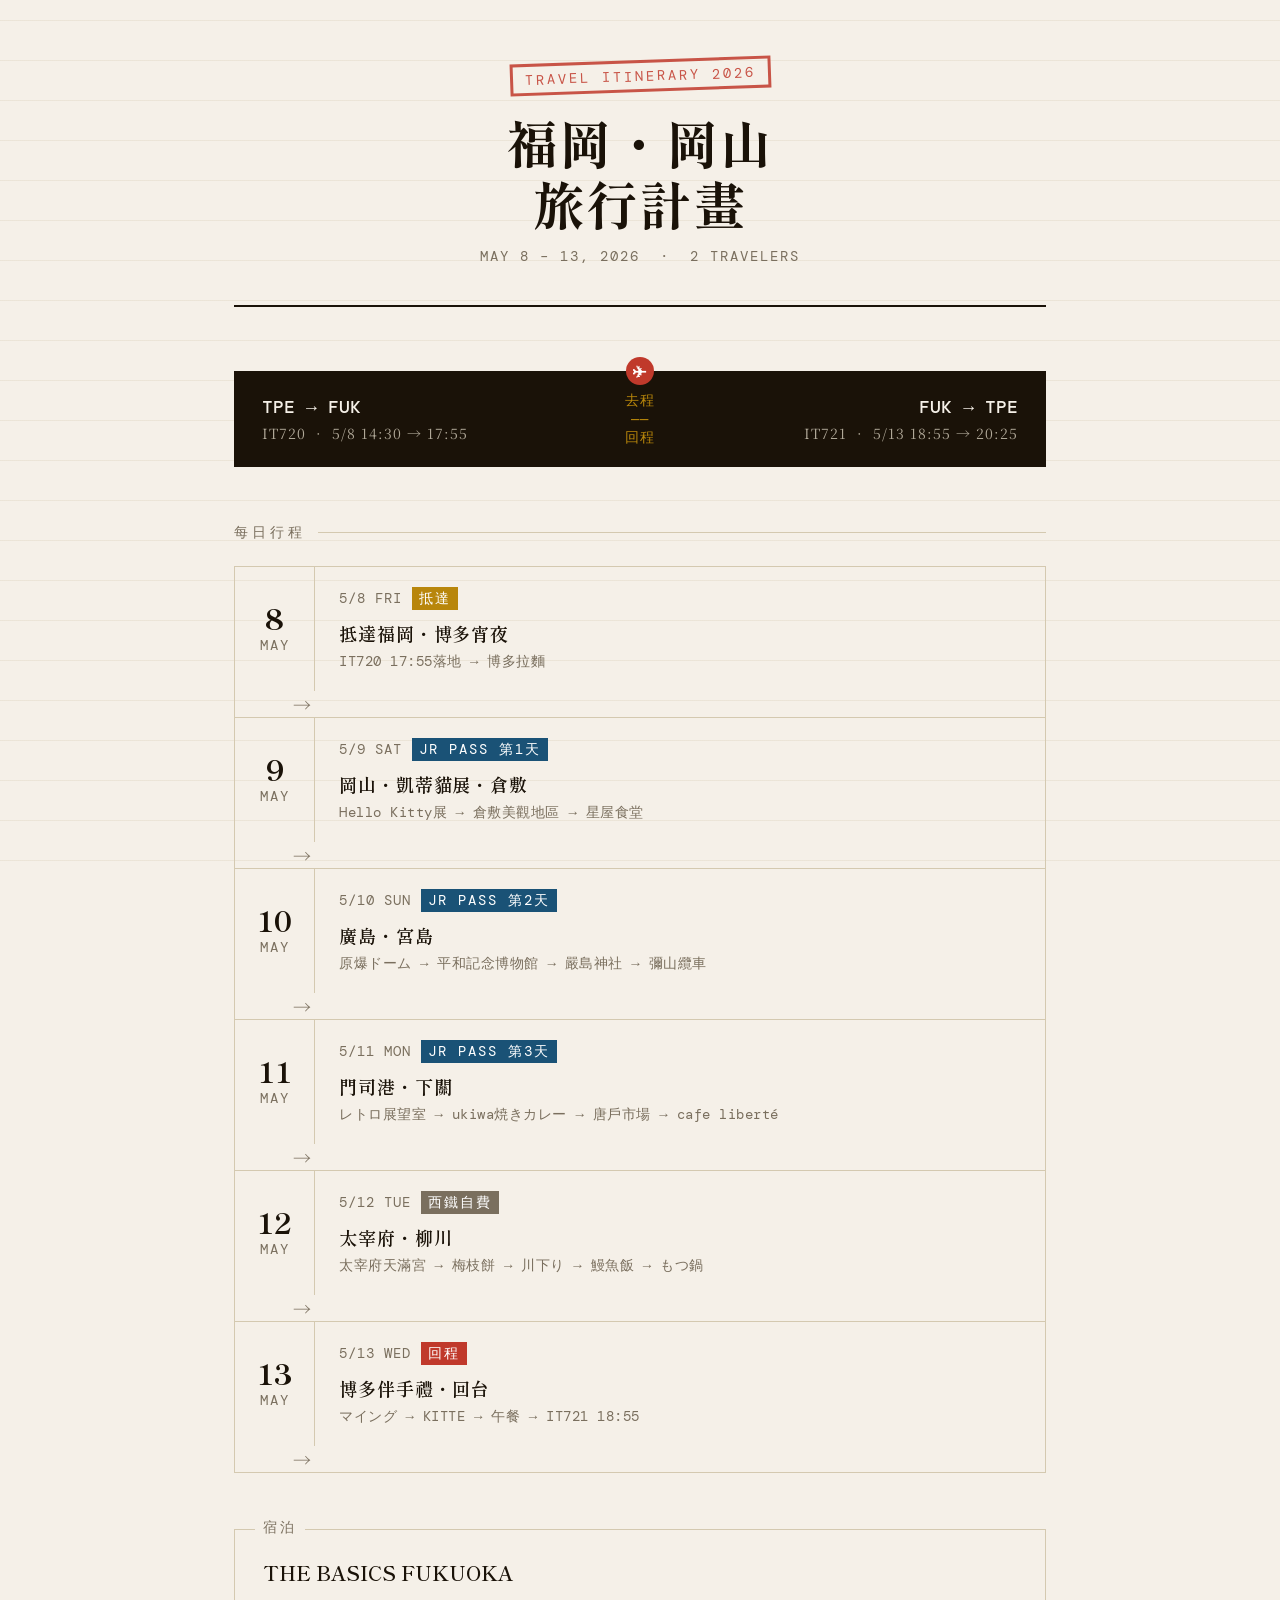
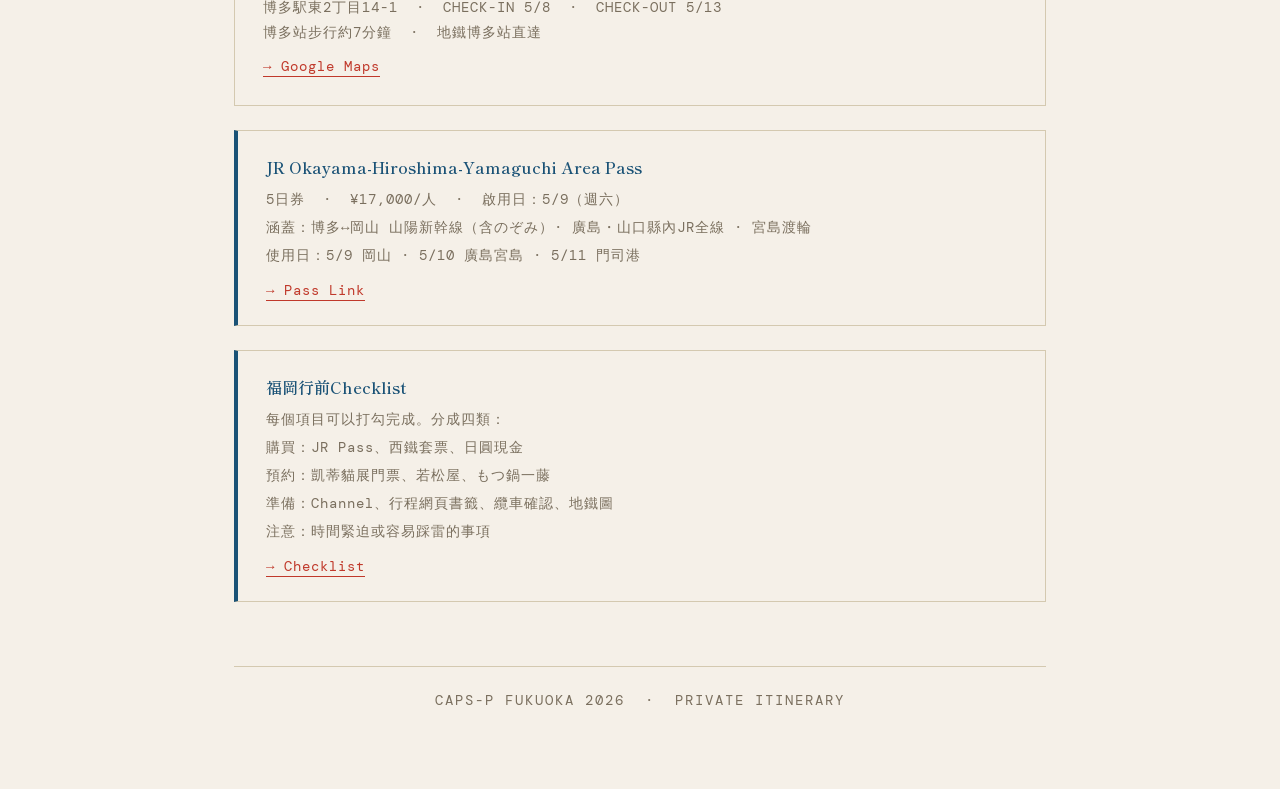
<file: index.html>
<!DOCTYPE html>
<html lang="zh-TW">
<head>
    <meta charset="UTF-8">
    <meta name="viewport" content="width=device-width, initial-scale=1.0">
    <link rel="stylesheet" href="style.css">
    <title>福岡・岡山 旅行計畫 2026</title>
    <link rel="preconnect" href="https://fonts.googleapis.com">
    <link href="https://fonts.googleapis.com/css2?family=Noto+Serif+TC:wght@400;600;900&family=Shippori+Mincho:wght@400;600;800&family=DM+Mono:wght@400;500&display=swap" rel="stylesheet">
</head>
<body>
<div class="wrapper">

  <header>
    <div class="stamp">TRAVEL ITINERARY 2026</div>
    <h1>福岡・岡山<br>旅行計畫</h1>
    <p class="subtitle">MAY 8 – 13, 2026 &nbsp;·&nbsp; 2 TRAVELERS</p>
  </header>

  <div class="flight-bar">
    <div class="flight-info">
      <div class="route">TPE → FUK</div>
      <div class="detail">IT720 &nbsp;·&nbsp; 5/8 14:30 → 17:55</div>
    </div>
    <div class="flight-divider">去程<br>——<br>回程</div>
    <div class="flight-info">
      <div class="route">FUK → TPE</div>
      <div class="detail">IT721 &nbsp;·&nbsp; 5/13 18:55 → 20:25</div>
    </div>
  </div>

  <div class="section-label">每日行程</div>

  <div class="days-grid">

    <a href="days/508.html" class="day-card">
      <div class="day-number">
        <div class="day-num-big">8</div>
        <div class="day-num-label">MAY</div>
      </div>
      <div class="day-content">
        <div class="day-meta">
          <span class="day-date">5/8 FRI</span>
          <span class="day-badge badge-arrival">抵達</span>
        </div>
        <div class="day-title">抵達福岡・博多宵夜</div>
        <div class="day-stops">IT720 17:55落地 → 博多拉麵</div>
      </div>
      <div class="day-arrow">→</div>
    </a>

    <a href="days/509.html" class="day-card">
      <div class="day-number">
        <div class="day-num-big">9</div>
        <div class="day-num-label">MAY</div>
      </div>
      <div class="day-content">
        <div class="day-meta">
          <span class="day-date">5/9 SAT</span>
          <span class="day-badge badge-jr">JR PASS 第1天</span>
        </div>
        <div class="day-title">岡山・凱蒂貓展・倉敷</div>
        <div class="day-stops">Hello Kitty展 → 倉敷美觀地區 → 星屋食堂</div>
      </div>
      <div class="day-arrow">→</div>
    </a>

    <a href="days/510.html" class="day-card">
      <div class="day-number">
        <div class="day-num-big">10</div>
        <div class="day-num-label">MAY</div>
      </div>
      <div class="day-content">
        <div class="day-meta">
          <span class="day-date">5/10 SUN</span>
          <span class="day-badge badge-jr">JR PASS 第2天</span>
        </div>
        <div class="day-title">廣島・宮島</div>
        <div class="day-stops">原爆ドーム → 平和記念博物館 → 嚴島神社 → 彌山纜車</div>
      </div>
      <div class="day-arrow">→</div>
    </a>

    <a href="days/511.html" class="day-card">
      <div class="day-number">
        <div class="day-num-big">11</div>
        <div class="day-num-label">MAY</div>
      </div>
      <div class="day-content">
        <div class="day-meta">
          <span class="day-date">5/11 MON</span>
          <span class="day-badge badge-jr">JR PASS 第3天</span>
        </div>
        <div class="day-title">門司港・下關</div>
        <div class="day-stops">レトロ展望室 → ukiwa焼きカレー → 唐戶市場 → cafe liberté</div>
      </div>
      <div class="day-arrow">→</div>
    </a>

    <a href="days/512.html" class="day-card">
      <div class="day-number">
        <div class="day-num-big">12</div>
        <div class="day-num-label">MAY</div>
      </div>
      <div class="day-content">
        <div class="day-meta">
          <span class="day-date">5/12 TUE</span>
          <span class="day-badge badge-private">西鐵自費</span>
        </div>
        <div class="day-title">太宰府・柳川</div>
        <div class="day-stops">太宰府天滿宮 → 梅枝餅 → 川下り → 鰻魚飯 → もつ鍋</div>
      </div>
      <div class="day-arrow">→</div>
    </a>

    <a href="days/513.html" class="day-card">
      <div class="day-number">
        <div class="day-num-big">13</div>
        <div class="day-num-label">MAY</div>
      </div>
      <div class="day-content">
        <div class="day-meta">
          <span class="day-date">5/13 WED</span>
          <span class="day-badge badge-departure">回程</span>
        </div>
        <div class="day-title">博多伴手禮・回台</div>
        <div class="day-stops">マイング → KITTE → 午餐 → IT721 18:55</div>
      </div>
      <div class="day-arrow">→</div>
    </a>

  </div>

  <div class="hotel-block">
    <div class="hotel-name">THE BASICS FUKUOKA</div>
    <div class="hotel-detail">
      博多駅東2丁目14-1 &nbsp;·&nbsp; CHECK-IN 5/8 &nbsp;·&nbsp; CHECK-OUT 5/13<br>
      博多站步行約7分鐘 &nbsp;·&nbsp; 地鐵博多站直達
    </div>
    <a href="https://maps.app.goo.gl/p83Gw5SsrnzcP4Z97" target="_blank" class="hotel-link">→ Google Maps</a>
  </div>

  <div class="pass-block">
    <div class="pass-title">JR Okayama-Hiroshima-Yamaguchi Area Pass</div>
    <div class="pass-detail">
      5日券 &nbsp;·&nbsp; ¥17,000/人 &nbsp;·&nbsp; 啟用日：5/9（週六）<br>
      涵蓋：博多↔岡山 山陽新幹線（含のぞみ）· 廣島・山口縣內JR全線 · 宮島渡輪<br>
      使用日：5/9 岡山 · 5/10 廣島宮島 · 5/11 門司港
    </div>
    <a target="_blank" class="hotel-link" href="https://www.klook.com/zh-TW/activity/5653-5-day-okayayama-hiroshima-yamaguchi-area-jr-pass/?campaignid=23662356155&adgroupid=197431649474&targetid=aud-2285051243671%3Adsa-2435459448393&matchtype=&device=c&creative=771043602685&extensionid=&keyword=&loc_interest_ms=&loc_physical_ms=9207297&network=g&utm_content=campaignid_23662356155_adgroupid_197431649474&gad_source=1&gad_campaignid=23662356155&gclid=Cj0KCQjw77bPBhC_ARIsAGAjjV9l9o-5_HW55i8VXvM0ZDE5CAI-HRcacNp_x1i0h3SLiNQZllGRMs4aAtRAEALw_wcB">→ Pass Link</a>
  </div>

  <div class="pass-block">
    <div class="pass-title">福岡行前Checklist</div>
    <div class="pass-detail">
      每個項目可以打勾完成。分成四類：<br>
      購買：JR Pass、西鐵套票、日圓現金<br>
      預約：凱蒂貓展門票、若松屋、もつ鍋一藤<br>
      準備：Channel、行程網頁書籤、纜車確認、地鐵圖<br>
      注意：時間緊迫或容易踩雷的事項
    </div>
    <a target="_blank" class="hotel-link" href="fukuoka_checklist.html">→ Checklist</a>
  </div>

  <footer>
    CAPS-P FUKUOKA 2026 &nbsp;·&nbsp; PRIVATE ITINERARY
  </footer>

</div>
</body>
</html>
</file>
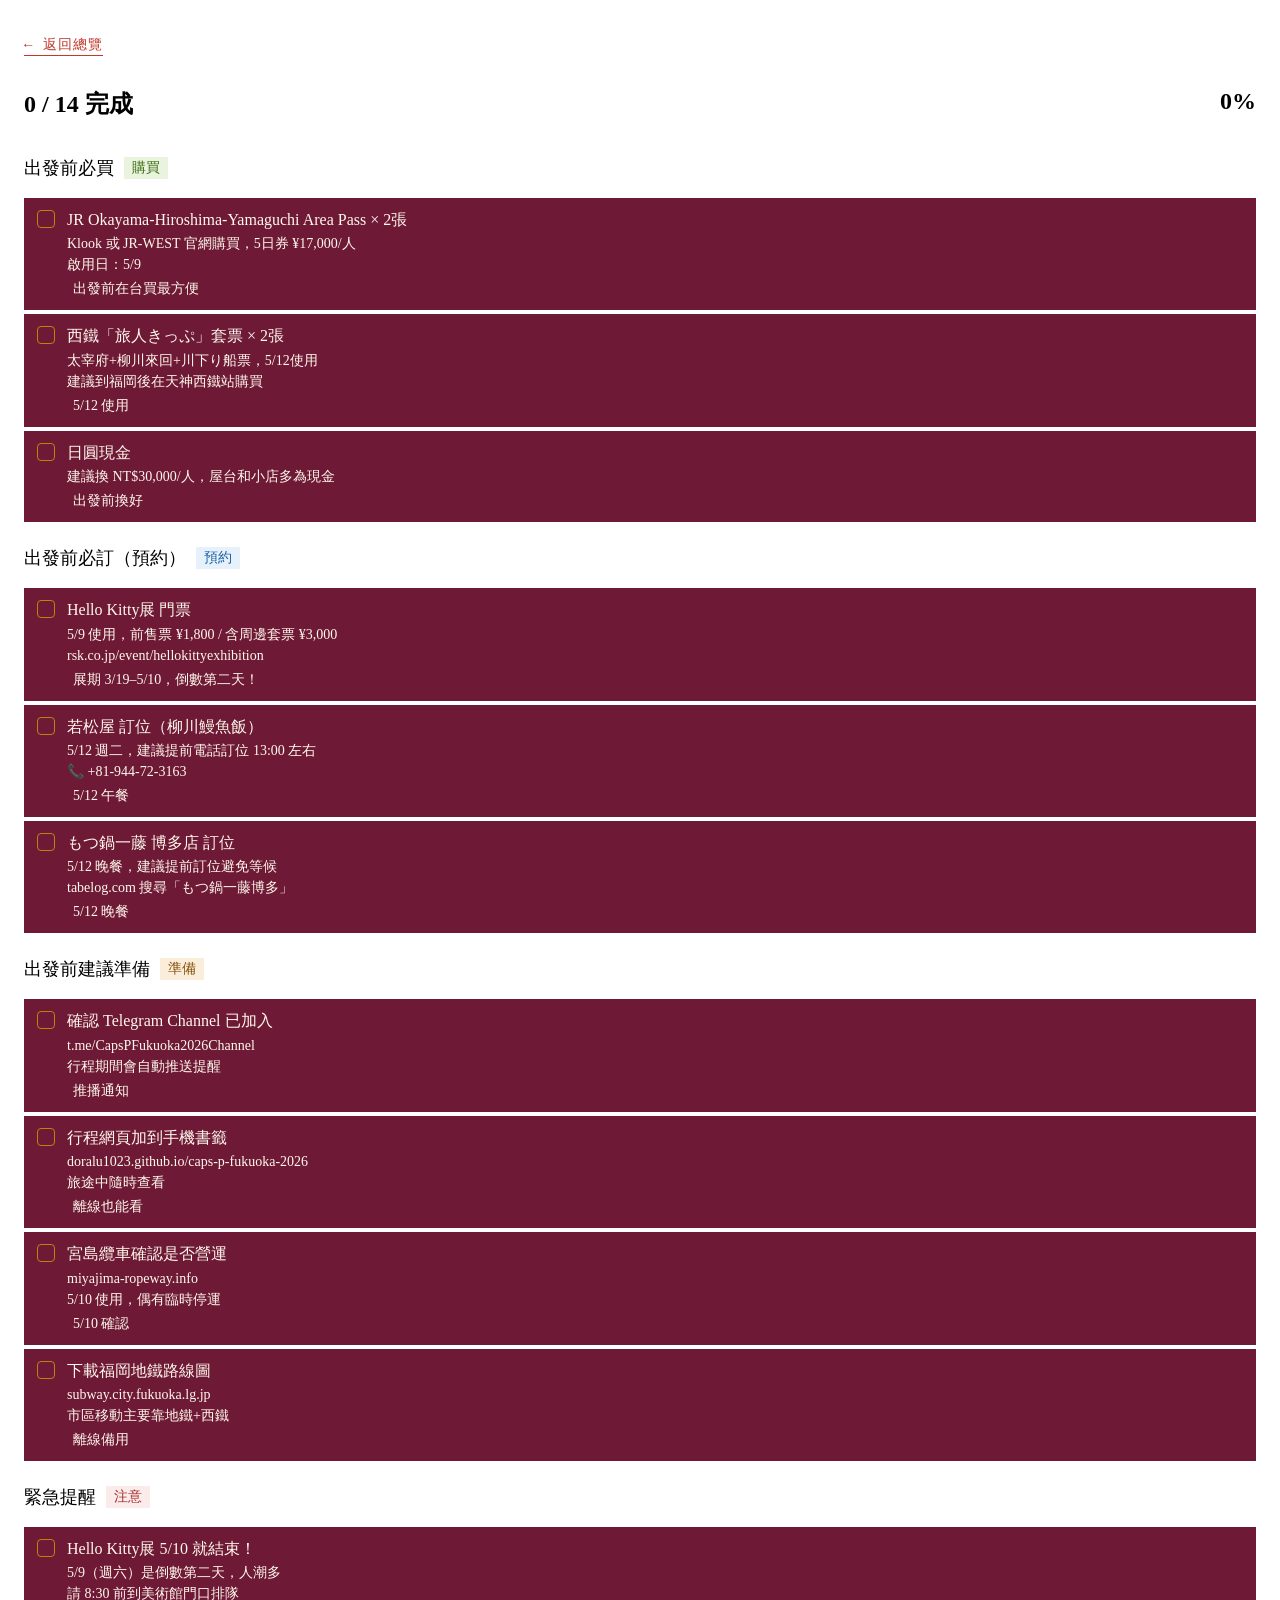
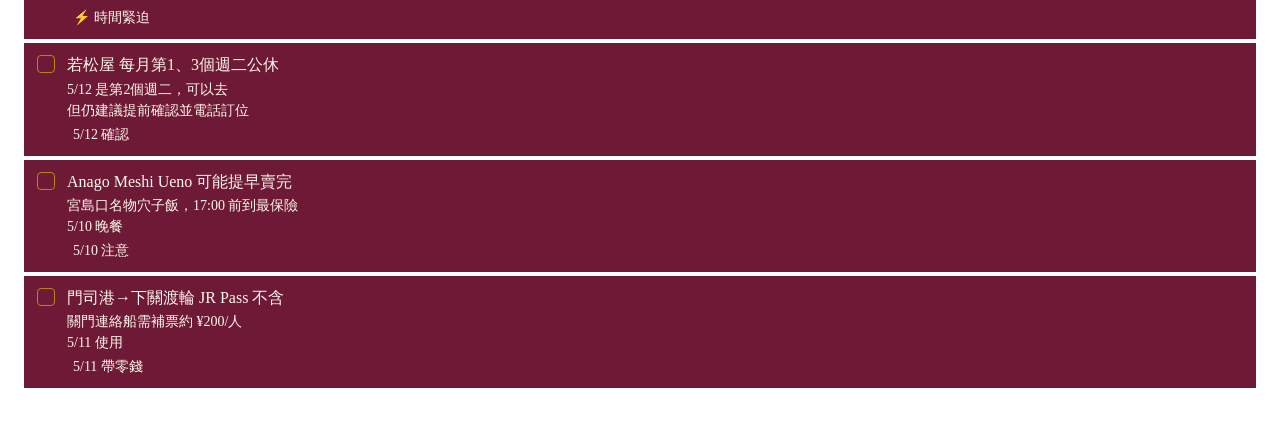
<file: fukuoka_checklist.html>
<!DOCTYPE html>
<html lang="en">
<head>
  <meta charset="UTF-8">
  <meta name="viewport" content="width=device-width, initial-scale=1.0">
  <title>福岡行前Checklist</title>

  <style>
  :root {
    --ink: #1a1208;
    --paper: #f5f0e8;
    --red: #c0392b;
    --gold: #b8860b;
    --muted: #7a6f5e;
    --line: #d4c9b0;
  }
  * { box-sizing: border-box; margin: 0; padding: 0; }
  body { font-family: var(--font-sans); }
  .wrap { padding: 1.5rem; }
  .section { margin-bottom: 1.5rem; }
  .section-header {
    display: flex; align-items: center; gap: 10px;
    margin-bottom: 10px;
    padding-bottom: 8px;
    border-bottom: 0.5px solid var(--color-border-tertiary);
  }
  .section-title { font-size: 18px; font-weight: 500; color: var(--color-text-primary); }
  .badge {
    font-size: 14px; padding: 2px 8px;
    border-radius: var(--border-radius-md);
    font-weight: 500;
  }
  .badge-urgent { background: #FCEBEB; color: #A32D2D; }
  .badge-book { background: #E6F1FB; color: #185FA5; }
  .badge-buy { background: #EAF3DE; color: #3B6D11; }
  .badge-prep { background: #FAEEDA; color: #854F0B; }

  .item {
    display: flex; align-items: flex-start; gap: 12px;
    background-color: #6E1A37; color: #FFF8EC;
    padding: 10px 12px;
    border-radius: var(--border-radius-md);
    cursor: pointer;
    transition: background 0.15s;
    border: 0.5px solid transparent;
    margin-bottom: 4px;
  }
  .item:hover { background: var(--color-background-secondary); color: #021A54;}
  .item.done { opacity: 0.45; }
  .item.done .item-name { text-decoration: line-through; }

  .checkbox {
    width: 18px; height: 18px; border-radius: 4px;
    border: 1.5px solid var(--gold);
    flex-shrink: 0; margin-top: 1px;
    display: flex; align-items: center; justify-content: center;
    transition: all 0.15s;
    background: var(--color-background-primary);
  }
  .item.done .checkbox {
    background: var(--color-background-success);
    border-color: var(--color-border-success);
  }
  .check-mark { display: none; font-size: 14px; color: var(--color-text-success); }
  .item.done .check-mark { display: block; }

  .item-content { flex: 1; min-width: 0; }
  .item-name { font-size: 16px; color: var(--color-text-primary); line-height: 1.4; }
  .item-detail { font-size: 14px; color: var(--color-text-secondary); margin-top: 2px; line-height: 1.5; }
  .item-tag {
    display: inline-block; margin-top: 4px;
    font-size: 14px; padding: 1px 6px;
    border-radius: var(--border-radius-md);
    border: 0.5px solid var(--color-border-tertiary);
    color: var(--color-text-secondary);
  }

  .progress-bar-wrap {
    border-radius: 99px; height: 4px;
    margin-bottom: 1.5rem; overflow: hidden;
  }
  .progress-bar {
    height: 100%; border-radius: 99px;
    background: #6E1A37;
    transition: width 0.3s ease;
  }
  .progress-label {
    font-size: 24px; color: var(--color-text-secondary); font-weight: bold;
    margin-bottom: 8px; display: flex; justify-content: space-between;
  }

  .link {
    display: inline-block;
    margin-top: 12px;
    font-family: 'DM Mono', monospace;
    font-size: 14px;
    color: var(--red);
    text-decoration: none;
    letter-spacing: 1px;
    border-bottom: 1px solid var(--red);
    padding-bottom: 1px;
  }
  .nav {margin-bottom: 2rem;}
  </style>
</head>
<body>
  
  <div class="wrap">

    <nav class="nav">
      <a class="link" href="index.html">← 返回總覽</a>
    </nav>

    <div class="progress-label">
      <span id="prog-text">0 / 0 完成</span>
      <span id="prog-pct">0%</span>
    </div>
    <div class="progress-bar-wrap">
      <div class="progress-bar" id="prog-bar" style="width:0%"></div>
    </div>

    <div id="list"></div>
  </div>

  <script>
  const SECTIONS = [
    {
      title: "出發前必買",
      badge: "buy",
      badge_text: "購買",
      items: [
        { name: "JR Okayama-Hiroshima-Yamaguchi Area Pass × 2張", detail: "Klook 或 JR-WEST 官網購買，5日券 ¥17,000/人\n啟用日：5/9", tag: "出發前在台買最方便" },
        { name: "西鐵「旅人きっぷ」套票 × 2張", detail: "太宰府+柳川來回+川下り船票，5/12使用\n建議到福岡後在天神西鐵站購買", tag: "5/12 使用" },
        { name: "日圓現金", detail: "建議換 NT$30,000/人，屋台和小店多為現金", tag: "出發前換好" },
      ]
    },
    {
      title: "出發前必訂（預約）",
      badge: "book",
      badge_text: "預約",
      items: [
        { name: "Hello Kitty展 門票", detail: "5/9 使用，前售票 ¥1,800 / 含周邊套票 ¥3,000\nrsk.co.jp/event/hellokittyexhibition", tag: "展期 3/19–5/10，倒數第二天！" },
        { name: "若松屋 訂位（柳川鰻魚飯）", detail: "5/12 週二，建議提前電話訂位 13:00 左右\n📞 +81-944-72-3163", tag: "5/12 午餐" },
        { name: "もつ鍋一藤 博多店 訂位", detail: "5/12 晚餐，建議提前訂位避免等候\ntabelog.com 搜尋「もつ鍋一藤博多」", tag: "5/12 晚餐" },
      ]
    },
    {
      title: "出發前建議準備",
      badge: "prep",
      badge_text: "準備",
      items: [
        { name: "確認 Telegram Channel 已加入", detail: "t.me/CapsPFukuoka2026Channel\n行程期間會自動推送提醒", tag: "推播通知" },
        { name: "行程網頁加到手機書籤", detail: "doralu1023.github.io/caps-p-fukuoka-2026\n旅途中隨時查看", tag: "離線也能看" },
        { name: "宮島纜車確認是否營運", detail: "miyajima-ropeway.info\n5/10 使用，偶有臨時停運", tag: "5/10 確認" },
        { name: "下載福岡地鐵路線圖", detail: "subway.city.fukuoka.lg.jp\n市區移動主要靠地鐵+西鐵", tag: "離線備用" },
      ]
    },
    {
      title: "緊急提醒",
      badge: "urgent",
      badge_text: "注意",
      items: [
        { name: "Hello Kitty展 5/10 就結束！", detail: "5/9（週六）是倒數第二天，人潮多\n請 8:30 前到美術館門口排隊", tag: "⚡ 時間緊迫" },
        { name: "若松屋 每月第1、3個週二公休", detail: "5/12 是第2個週二，可以去\n但仍建議提前確認並電話訂位", tag: "5/12 確認" },
        { name: "Anago Meshi Ueno 可能提早賣完", detail: "宮島口名物穴子飯，17:00 前到最保險\n5/10 晚餐", tag: "5/10 注意" },
        { name: "門司港→下關渡輪 JR Pass 不含", detail: "關門連絡船需補票約 ¥200/人\n5/11 使用", tag: "5/11 帶零錢" },
      ]
    }
  ];

  const badgeColors = {
    urgent: 'badge-urgent',
    book: 'badge-book',
    buy: 'badge-buy',
    prep: 'badge-prep'
  };

  const state = {};
  let totalItems = 0;

  function buildList() {
    const listEl = document.getElementById('list');
    SECTIONS.forEach((sec, si) => {
      const secEl = document.createElement('div');
      secEl.className = 'section';

      const header = document.createElement('div');
      header.className = 'section-header';
      header.innerHTML = `
        <span class="section-title">${sec.title}</span>
        <span class="badge ${badgeColors[sec.badge]}">${sec.badge_text}</span>
      `;
      secEl.appendChild(header);

      sec.items.forEach((item, ii) => {
        const id = `${si}-${ii}`;
        state[id] = false;
        totalItems++;

        const itemEl = document.createElement('div');
        itemEl.className = 'item';
        itemEl.dataset.id = id;
        itemEl.innerHTML = `
          <div class="checkbox"><span class="check-mark">✓</span></div>
          <div class="item-content">
            <div class="item-name">${item.name}</div>
            <div class="item-detail">${item.detail.replace(/\n/g, '<br>')}</div>
            <span class="item-tag">${item.tag}</span>
          </div>
        `;
        itemEl.addEventListener('click', () => toggle(id, itemEl));
        secEl.appendChild(itemEl);
      });

      listEl.appendChild(secEl);
    });
    updateProgress();
  }

  function toggle(id, el) {
    state[id] = !state[id];
    el.classList.toggle('done', state[id]);
    updateProgress();
  }

  function updateProgress() {
    const done = Object.values(state).filter(Boolean).length;
    const pct = Math.round(done / totalItems * 100);
    document.getElementById('prog-text').textContent = `${done} / ${totalItems} 完成`;
    document.getElementById('prog-pct').textContent = `${pct}%`;
    document.getElementById('prog-bar').style.width = pct + '%';
  }

  buildList();
  </script>

</body>
</html>
</file>
<file: style.css>
:root {
    --ink: #1a1208;
    --paper: #f5f0e8;
    --red: #c0392b;
    --gold: #b8860b;
    --muted: #7a6f5e;
    --line: #d4c9b0;
  }
 
  * { margin: 0; padding: 0; box-sizing: border-box; }
 
  body {
    background: var(--paper);
    color: var(--ink);
    font-family: 'Noto Serif TC', serif;
    min-height: 100vh;
    position: relative;
    overflow-x: hidden;
  }
 
  body::before {
    content: '';
    position: fixed;
    inset: 0;
    background-image:
      repeating-linear-gradient(0deg, transparent, transparent 39px, var(--line) 39px, var(--line) 40px);
    opacity: 0.3;
    pointer-events: none;
    z-index: 0;
  }
 
  .wrapper {
    max-width: 860px;
    margin: 0 auto;
    padding: 60px 24px 80px;
    position: relative;
    z-index: 1;
  }
 
  /* Header */
  header {
    text-align: center;
    margin-bottom: 64px;
    padding-bottom: 40px;
    border-bottom: 2px solid var(--ink);
    position: relative;
  }
 
  .stamp {
    display: inline-block;
    border: 3px solid var(--red);
    color: var(--red);
    font-family: 'DM Mono', monospace;
    font-size: 14px;
    letter-spacing: 3px;
    padding: 4px 12px;
    transform: rotate(-2deg);
    margin-bottom: 20px;
    opacity: 0.85;
  }
 
  h1 {
    font-family: 'Shippori Mincho', serif;
    font-size: clamp(2rem, 5vw, 3.2rem);
    font-weight: 800;
    letter-spacing: 0.05em;
    line-height: 1.2;
    margin-bottom: 12px;
  }
 
  .subtitle {
    font-family: 'DM Mono', monospace;
    font-size: 14px;
    color: var(--muted);
    letter-spacing: 2px;
  }
 
  /* Flight Info */
  .flight-bar {
    display: grid;
    grid-template-columns: 1fr auto 1fr;
    align-items: center;
    gap: 16px;
    background: var(--ink);
    color: var(--paper);
    padding: 20px 28px;
    margin-bottom: 56px;
    position: relative;
  }
 
  .flight-bar::before {
    content: '✈';
    position: absolute;
    top: -14px;
    left: 50%;
    transform: translateX(-50%);
    background: var(--red);
    color: white;
    width: 28px;
    height: 28px;
    display: flex;
    align-items: center;
    justify-content: center;
    font-size: 14px;
    border-radius: 50%;
  }
 
  .flight-info { font-size: 14px; }
  .flight-info .route {
    font-family: 'DM Mono', monospace;
    font-size: 18px;
    font-weight: 500;
    margin-bottom: 4px;
  }
  .flight-info .detail { color: #b0a898; font-size: 14px; letter-spacing: 1px; }
  .flight-divider {
    font-family: 'DM Mono', monospace;
    font-size: 14px;
    color: var(--gold);
    text-align: center;
    letter-spacing: 1px;
  }
  .flight-info:last-child { text-align: right; }
 
  /* Section label */
  .section-label {
    font-family: 'DM Mono', monospace;
    font-size: 14px;
    letter-spacing: 4px;
    color: var(--muted);
    text-transform: uppercase;
    margin-bottom: 24px;
    display: flex;
    align-items: center;
    gap: 12px;
  }
  .section-label::after {
    content: '';
    flex: 1;
    height: 1px;
    background: var(--line);
  }
 
  /* Day Cards */
  .days-grid {
    display: flex;
    flex-direction: column;
    gap: 0;
  }
 
  .day-card {
    display: grid;
    grid-template-columns: 80px 1fr;
    border: 1px solid var(--line);
    border-bottom: none;
    text-decoration: none;
    color: inherit;
    transition: all 0.2s ease;
    position: relative;
    overflow: hidden;
  }
 
  .day-card:last-child { border-bottom: 1px solid var(--line); }
 
  .day-card::after {
    content: '';
    position: absolute;
    left: 0;
    top: 0;
    bottom: 0;
    width: 0;
    background: var(--ink);
    transition: width 0.25s ease;
    z-index: 0;
  }
 
  .day-card:hover::after { width: 80px; }
  .day-card:hover .day-number { color: var(--paper); }
  .day-card:hover .day-content { background: #faf7f2; }
 
  .day-number {
    display: flex;
    flex-direction: column;
    align-items: center;
    justify-content: center;
    padding: 20px 12px;
    border-right: 1px solid var(--line);
    position: relative;
    z-index: 1;
    transition: color 0.25s ease;
  }
 
  .day-num-big {
    font-family: 'Shippori Mincho', serif;
    font-size: 28px;
    font-weight: 800;
    line-height: 1;
  }
  .day-num-label {
    font-family: 'DM Mono', monospace;
    font-size: 14px;
    letter-spacing: 2px;
    color: var(--muted);
    margin-top: 4px;
  }
 
  .day-content {
    padding: 20px 24px;
    transition: background 0.25s ease;
    display: flex;
    flex-direction: column;
    gap: 6px;
  }
 
  .day-meta {
    display: flex;
    align-items: center;
    gap: 10px;
    margin-bottom: 4px;
  }
  .day-date {
    font-family: 'DM Mono', monospace;
    font-size: 14px;
    color: var(--muted);
    letter-spacing: 1px;
  }
  .day-badge {
    font-family: 'DM Mono', monospace;
    font-size: 14px;
    padding: 2px 7px;
    letter-spacing: 2px;
  }
  .badge-jr { background: #1a5276; color: white; }
  .badge-private { background: var(--muted); color: white; }
  .badge-arrival { background: var(--gold); color: white; }
  .badge-departure { background: var(--red); color: white; }
 
  .day-title {
    font-family: 'Shippori Mincho', serif;
    font-size: 18px;
    font-weight: 600;
    letter-spacing: 0.05em;
  }
 
  .day-stops {
    font-family: 'DM Mono', monospace;
    font-size: 14px;
    color: var(--muted);
    letter-spacing: 0.5px;
  }
 
  .day-arrow {
    margin-left: auto;
    font-size: 18px;
    color: var(--muted);
    align-self: center;
    padding-right: 4px;
    transition: transform 0.2s;
  }
  .day-card:hover .day-arrow { transform: translateX(4px); }
 
  /* Hotel Info */
  .hotel-block {
    margin-top: 56px;
    padding: 28px;
    border: 1px solid var(--line);
    position: relative;
  }
 
  .hotel-block::before {
    content: '宿泊';
    position: absolute;
    top: -12px;
    left: 20px;
    background: var(--paper);
    padding: 0 8px;
    font-family: 'DM Mono', monospace;
    font-size: 14px;
    letter-spacing: 3px;
    color: var(--muted);
  }
 
  .hotel-name {
    font-family: 'Shippori Mincho', serif;
    font-size: 20px;
    font-weight: 600;
    margin-bottom: 8px;
  }
 
  .hotel-detail {
    font-family: 'DM Mono', monospace;
    font-size: 14px;
    color: var(--muted);
    letter-spacing: 1px;
    line-height: 1.8;
  }
 
  .hotel-link {
    display: inline-block;
    margin-top: 12px;
    font-family: 'DM Mono', monospace;
    font-size: 14px;
    color: var(--red);
    text-decoration: none;
    letter-spacing: 1px;
    border-bottom: 1px solid var(--red);
    padding-bottom: 1px;
  }
 
  /* Pass Info */
  .pass-block {
    margin-top: 24px;
    padding: 24px 28px;
    border: 1px solid var(--line);
    border-left: 4px solid #1a5276;
    position: relative;
  }
 
  .pass-title {
    font-family: 'Shippori Mincho', serif;
    font-size: 16px;
    font-weight: 600;
    margin-bottom: 6px;
    color: #1a5276;
  }
 
  .pass-detail {
    font-family: 'DM Mono', monospace;
    font-size: 14px;
    color: var(--muted);
    letter-spacing: 1px;
    line-height: 2;
  }
 
  /* Footer */
  footer {
    margin-top: 64px;
    padding-top: 24px;
    border-top: 1px solid var(--line);
    text-align: center;
    font-family: 'DM Mono', monospace;
    font-size: 14px;
    color: var(--muted);
    letter-spacing: 2px;
  }
 
  /* Animations */
  @keyframes fadeUp {
    from { opacity: 0; transform: translateY(16px); }
    to { opacity: 1; transform: translateY(0); }
  }
 
  .wrapper > * {
    animation: fadeUp 0.5s ease both;
  }
  header { animation-delay: 0.05s; }
  .flight-bar { animation-delay: 0.1s; }
  .section-label { animation-delay: 0.15s; }
  .day-card:nth-child(1) { animation-delay: 0.2s; }
  .day-card:nth-child(2) { animation-delay: 0.25s; }
  .day-card:nth-child(3) { animation-delay: 0.3s; }
  .day-card:nth-child(4) { animation-delay: 0.35s; }
  .day-card:nth-child(5) { animation-delay: 0.4s; }
  .day-card:nth-child(6) { animation-delay: 0.45s; }
</file>
